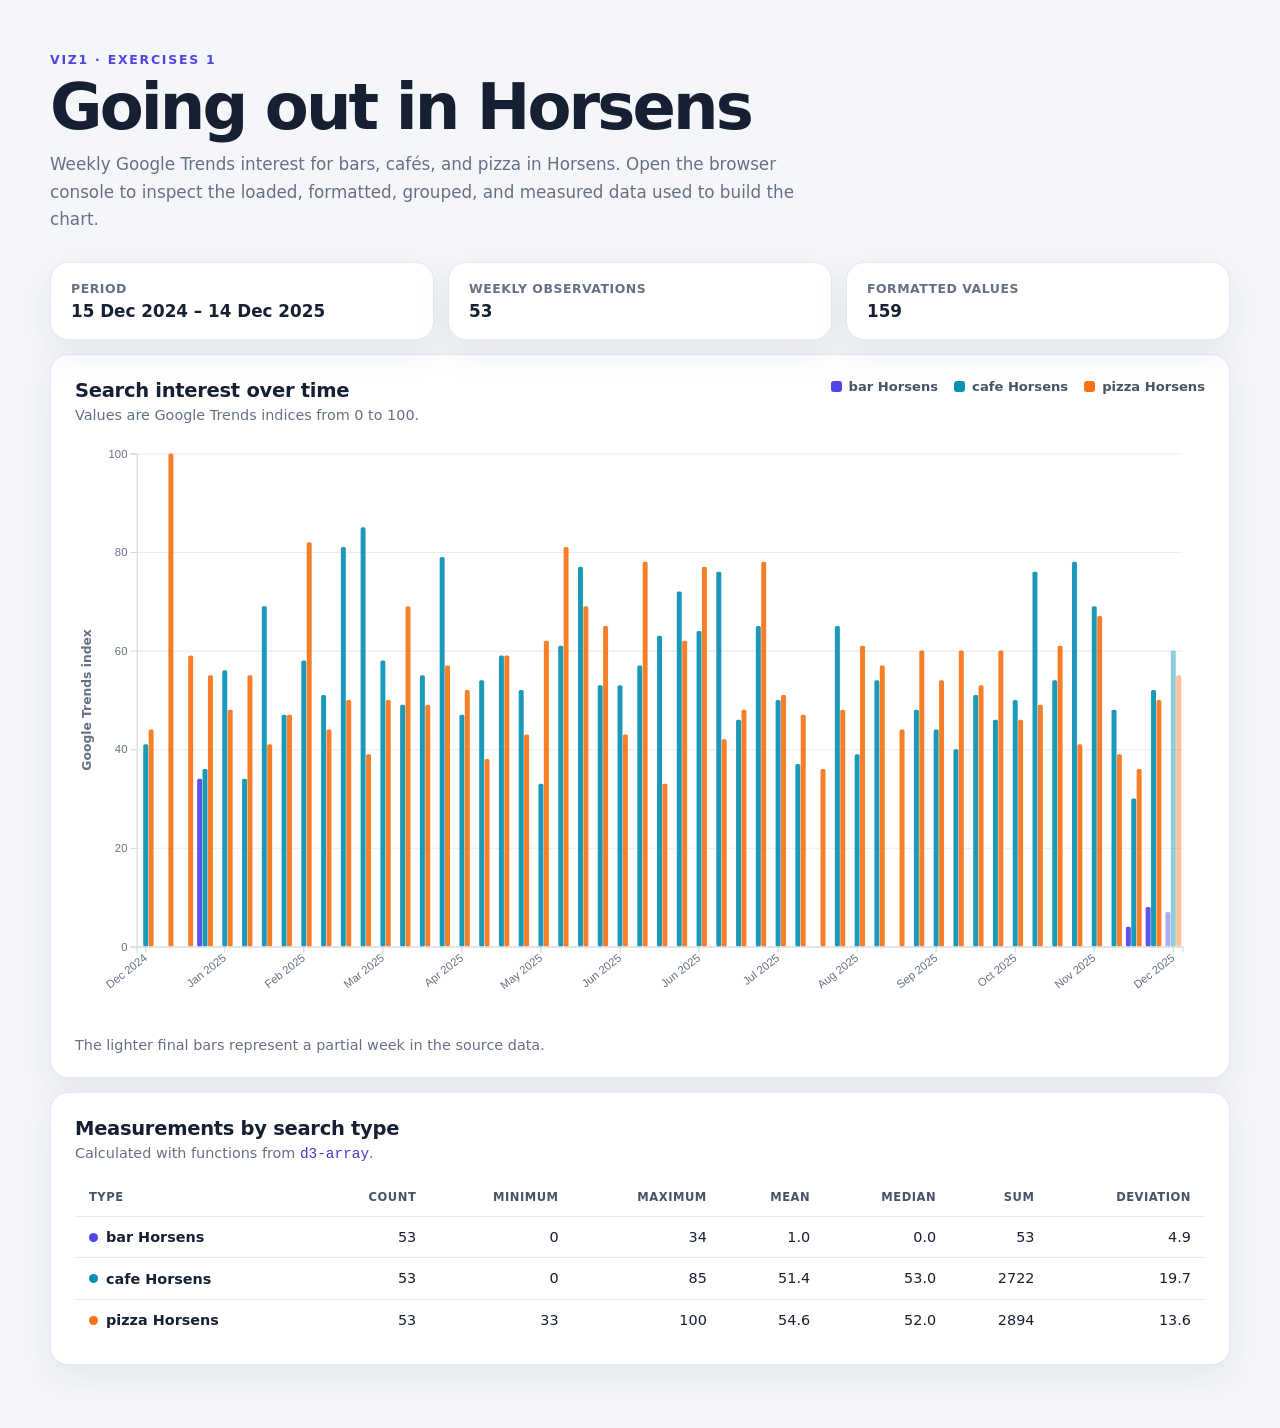
<file: Session1/Exercise1_Solution/index.html>
<!doctype html>
<html lang="en">
<head>
  <meta charset="UTF-8">
  <meta name="viewport" content="width=device-width, initial-scale=1.0">
  <title>VIZ1 Exercises 1 — Going Out in Horsens</title>

  <!-- Page styling and local JavaScript dependencies. D3 must load before main.js. -->
  <link rel="stylesheet" href="styles.css">
  <script src="vendor/d3.v7.min.js" defer></script>
  <script src="main.js" defer></script>
</head>
<body>
  <main class="page-shell">
    <!-- Introduces the dataset and tells the user where to inspect the results. -->
    <header class="hero">
      <p class="eyebrow">VIZ1 · Exercises 1</p>
      <h1>Going out in Horsens</h1>
      <p class="intro">
        Weekly Google Trends interest for bars, cafés, and pizza in Horsens.
        Open the browser console to inspect the loaded, formatted, grouped,
        and measured data used to build the chart.
      </p>
    </header>

    <!-- Exercises 1.2–1.3: populated after the JSON is loaded and formatted. -->
    <section class="summary" aria-label="Dataset summary">
      <article>
        <span class="summary-label">Period</span>
        <strong id="period">Loading…</strong>
      </article>
      <article>
        <span class="summary-label">Weekly observations</span>
        <strong id="observation-count">—</strong>
      </article>
      <article>
        <span class="summary-label">Formatted values</span>
        <strong id="value-count">—</strong>
      </article>
    </section>

    <!-- Exercise 1.5: container for the chart created through D3 data binding. -->
    <section class="chart-card">
      <div class="chart-heading">
        <div>
          <h2>Search interest over time</h2>
          <p>Values are Google Trends indices from 0 to 100.</p>
        </div>
        <div id="legend" class="legend" aria-label="Series legend"></div>
      </div>

      <div id="chart" class="chart" role="img" aria-label="Grouped bar chart of weekly search interest"></div>
      <p class="note">The lighter final bars represent a partial week in the source data.</p>
    </section>

    <!-- Exercise 1.4: table populated with measurements for each search type. -->
    <section class="measurements-card">
      <div class="chart-heading">
        <div>
          <h2>Measurements by search type</h2>
          <p>Calculated with functions from <code>d3-array</code>.</p>
        </div>
      </div>
      <div class="table-scroll">
        <table>
          <thead>
            <tr>
              <th>Type</th>
              <th>Count</th>
              <th>Minimum</th>
              <th>Maximum</th>
              <th>Mean</th>
              <th>Median</th>
              <th>Sum</th>
              <th>Deviation</th>
            </tr>
          </thead>
          <tbody id="statistics-body"></tbody>
        </table>
      </div>
    </section>

    <!-- Shown if the JSON file cannot be loaded. -->
    <p id="error-message" class="error-message" hidden></p>
  </main>

  <!-- Reusable tooltip positioned and populated by main.js. -->
  <div id="tooltip" class="tooltip" role="status" aria-live="polite"></div>
</body>
</html>
</file>
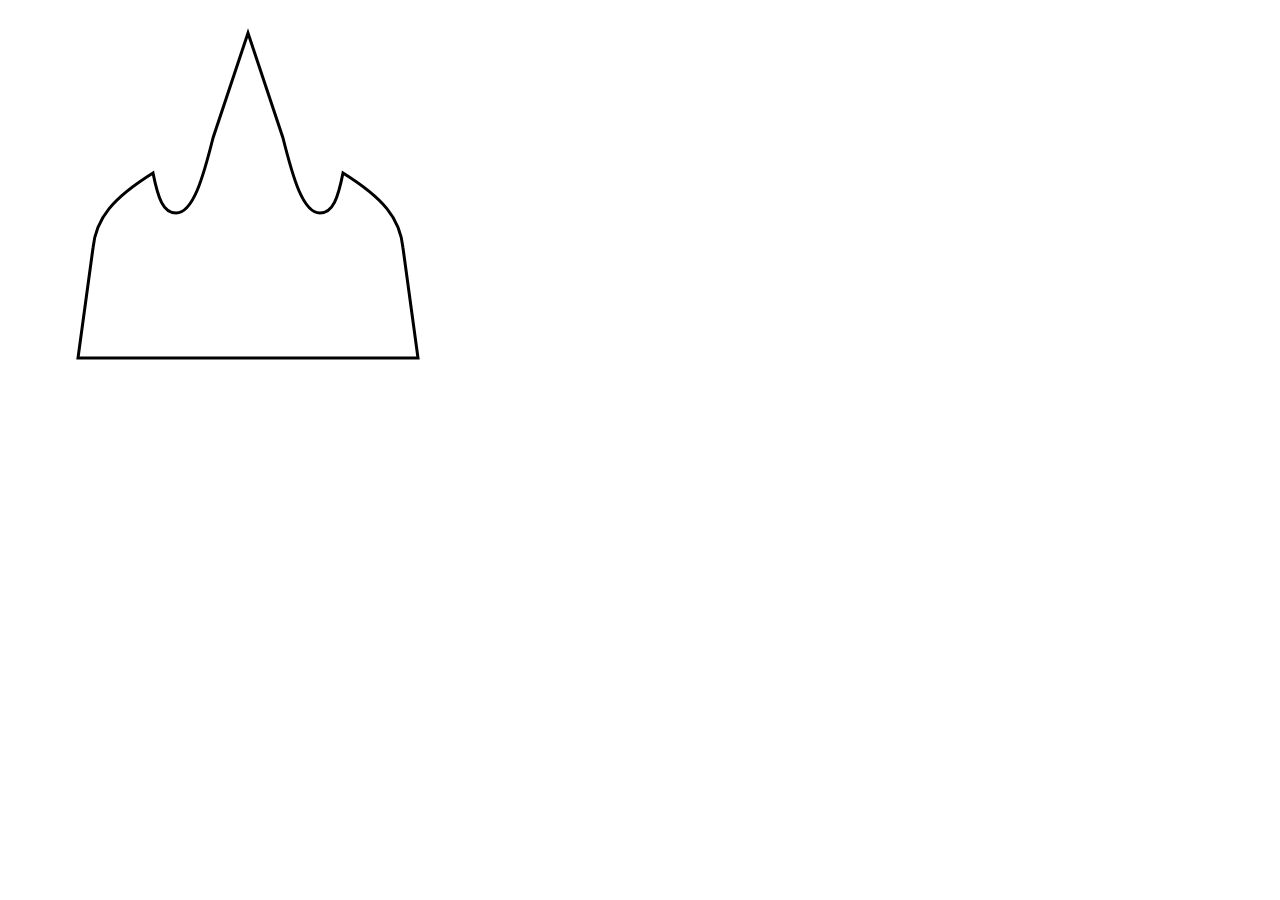
<file: Session1/BezierCurveExample.html>
<!DOCTYPE html>
<html lang="en">

<head>
    <meta charset="UTF-8">
    <title>SVG Path Exercise</title>
</head>

<body>

<svg width="500" height="400" viewBox="0 0 500 400">
    <path
        d="m 70 350
        l 15 -110
        c 3 -30, 20 -50, 60 -75
        c 5 25, 10 40, 23 40
        c 17 0, 27 -35, 37 -75
        l 35 -105
        l 35 105
        c 10 40, 20 75, 37 75
        c 13 0, 18 -15, 23 -40
        c 40 25, 57 45, 60 75
        l 15 110
        z"
        fill="none"
        stroke="black"
        stroke-width="3"
        />
</svg>

</body>
</html>
</file>
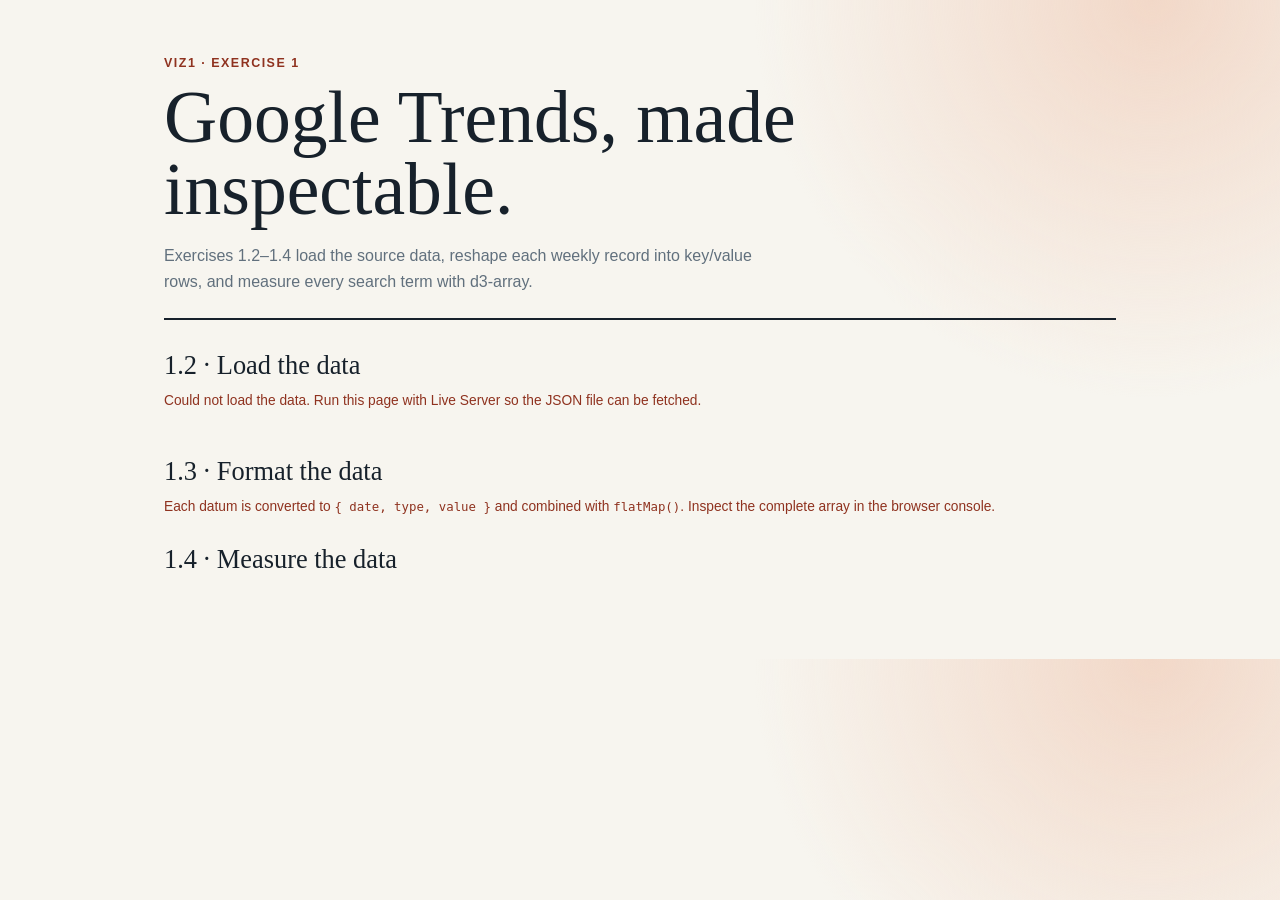
<file: Session1/Exercise1.html>
<!DOCTYPE html>
<html lang="en">
<head>
	<meta charset="UTF-8">
	<meta name="viewport" content="width=device-width, initial-scale=1.0">
	<title>VIZ1 Exercises 1.2-1.4</title>
	<style>
		:root { color-scheme: light; --ink: #17212b; --muted: #61707d; --line: #d8e0e6; --paper: #f7f5ef; --panel: #fff; --accent: #d45736; --accent-dark: #8f321f; }
		* { box-sizing: border-box; }
		body { margin: 0; color: var(--ink); background: radial-gradient(circle at 90% 0%, #f2d8c8 0, transparent 30%), var(--paper); font-family: Georgia, "Times New Roman", serif; }
		main { max-width: 1000px; margin: 0 auto; padding: 56px 24px 72px; }
		header { border-bottom: 2px solid var(--ink); padding-bottom: 24px; margin-bottom: 28px; }
		.eyebrow { color: var(--accent-dark); font: 700 .78rem/1.2 Arial, sans-serif; letter-spacing: .12em; text-transform: uppercase; }
		h1 { max-width: 650px; margin: 10px 0; font-size: clamp(2.2rem, 6vw, 4.6rem); line-height: .98; font-weight: 500; }
		header p { max-width: 620px; margin: 18px 0 0; color: var(--muted); font: 1rem/1.6 Arial, sans-serif; }
		section { margin-top: 30px; } h2 { margin: 0 0 12px; font-size: 1.65rem; font-weight: 500; }
		.status { color: var(--accent-dark); font: .86rem Arial, sans-serif; }
		.summary { display: grid; grid-template-columns: repeat(3, 1fr); gap: 12px; margin: 18px 0 30px; }
		.stat, .table-wrap { background: var(--panel); border: 1px solid var(--line); box-shadow: 0 8px 20px #24313a0d; }
		.stat { padding: 18px; } .stat-label { color: var(--muted); font: .72rem Arial, sans-serif; text-transform: uppercase; letter-spacing: .08em; }
		.stat-value { display: block; margin-top: 8px; font-size: 1.3rem; }
		.table-wrap { overflow-x: auto; } table { width: 100%; border-collapse: collapse; font: .94rem Arial, sans-serif; }
		th, td { padding: 14px 16px; border-bottom: 1px solid var(--line); text-align: left; white-space: nowrap; }
		th { color: var(--muted); background: #f2f5f5; font-size: .72rem; letter-spacing: .08em; text-transform: uppercase; }
		tr:last-child td { border-bottom: 0; } td:not(:first-child) { font-variant-numeric: tabular-nums; } code { color: var(--accent-dark); font: .9em Consolas, monospace; }
		@media (max-width: 620px) { main { padding: 36px 16px 56px; } .summary { grid-template-columns: 1fr; } th, td { padding: 12px 10px; } }
	</style>
</head>
<body>
	<main>
		<header>
			<div class="eyebrow">VIZ1 · Exercise 1</div>
			<h1>Google Trends, made inspectable.</h1>
			<p>Exercises 1.2–1.4 load the source data, reshape each weekly record into key/value rows, and measure every search term with d3-array.</p>
		</header>
		<section aria-labelledby="load-heading">
			<h2 id="load-heading">1.2 · Load the data</h2>
			<div id="load-status" class="status">Loading <code>data/going_out_in_horsens_kw.json</code>…</div>
			<div id="summary" class="summary" hidden></div>
		</section>
		<section aria-labelledby="format-heading">
			<h2 id="format-heading">1.3 · Format the data</h2>
			<div class="status">Each datum is converted to <code>{ date, type, value }</code> and combined with <code>flatMap()</code>. Inspect the complete array in the browser console.</div>
		</section>
		<section aria-labelledby="measure-heading">
			<h2 id="measure-heading">1.4 · Measure the data</h2>
			<div id="table" class="table-wrap" hidden></div>
		</section>
	</main>
	<script src="https://d3js.org/d3.v7.min.js"></script>
	<script>
		// The JSON file is inside the data folder, relative to this HTML file.
		const dataUrl = "data/going_out_in_horsens_kw.json";

		// Exercise 1.3: Convert one original record into one object per search term.
		// For example, one weekly record becomes three objects: bar, cafe and pizza.
		function formatDatum(datum, types) {
			return types.map(type => ({
				// Convert the date string from JSON into a JavaScript Date object.
				date: new Date(datum.date),
				type,
				// Make sure the Google Trends value is stored as a number.
				value: Number(datum[type])
			}));
		}

		// Format a Date object into a readable date for the page.
		function formatDate(date) { return d3.timeFormat("%d %b %Y")(date); }

		async function runExercises() {
			// Exercise 1.2: Load and parse the JSON file asynchronously with D3.
			const rawData = await d3.json(dataUrl);

			// Display the original data and its field types in the browser console.
			console.log("Exercise 1.2 - raw data:", rawData);
			console.log("Data types:", { date: typeof rawData[0].date, value: typeof rawData[0]["bar Horsens"], isPartial: typeof rawData[0].isPartial, format: "JSON array of objects" });

			// Exercise 1.3: Get only the search-term keys.
			// "date" and "isPartial" are metadata, so they are excluded.
			const types = Object.keys(rawData[0]).filter(key => key !== "date" && key !== "isPartial");

			// flatMap() formats every weekly record and combines the resulting
			// small arrays into one flat array of { date, type, value } objects.
			const formattedData = rawData.flatMap(datum => formatDatum(datum, types));
			console.log("Exercise 1.3 - formatted data:", formattedData);

			// Exercise 1.4: Create a Map whose keys are the search-term types and
			// whose values are arrays containing all records for each type.
			const groupedData = d3.group(formattedData, datum => datum.type);
			console.log("Exercise 1.4 - grouped data:", groupedData);

			// Log every group separately so its contents are easy to inspect.
			groupedData.forEach((values, type) => console.log(`Values for ${type}:`, values));

			// Turn the grouped Map into an array and calculate summary statistics
			// for every search term using functions from d3-array.
			const measurements = Array.from(groupedData, ([type, values]) => ({
				type,
				minimum: d3.min(values, datum => datum.value),
				maximum: d3.max(values, datum => datum.value),
				count: values.length,
				sum: d3.sum(values, datum => datum.value),
				mean: d3.mean(values, datum => datum.value),
				median: d3.median(values, datum => datum.value),
				firstDate: d3.min(values, datum => datum.date),
				lastDate: d3.max(values, datum => datum.date)
			}));
			console.log("Measurements by type:", measurements);

			// Find the earliest and latest dates across the complete dataset.
			console.log("Overall date range:", { first: d3.min(formattedData, datum => datum.date), last: d3.max(formattedData, datum => datum.date) });

			// Update the visible loading message with the number of loaded records.
			document.querySelector("#load-status").textContent = `Loaded ${rawData.length} weekly records and ${formattedData.length} formatted values.`;

			// Add the record counts and overall date range to the summary cards.
			const summary = document.querySelector("#summary");
			summary.innerHTML = `<div class="stat"><span class="stat-label">Records loaded</span><strong class="stat-value">${rawData.length}</strong></div><div class="stat"><span class="stat-label">Formatted values</span><strong class="stat-value">${formattedData.length}</strong></div><div class="stat"><span class="stat-label">Date range</span><strong class="stat-value">${formatDate(d3.min(formattedData, datum => datum.date))} – ${formatDate(d3.max(formattedData, datum => datum.date))}</strong></div>`;
			summary.hidden = false;

			// Build and reveal the HTML table containing the measurements.
			document.querySelector("#table").innerHTML = `<table><thead><tr><th>Type</th><th>Minimum</th><th>Maximum</th><th>Count</th><th>Mean</th><th>Median</th><th>First date</th><th>Last date</th></tr></thead><tbody>${measurements.map(measurement => `<tr><td><code>${measurement.type}</code></td><td>${measurement.minimum}</td><td>${measurement.maximum}</td><td>${measurement.count}</td><td>${measurement.mean.toFixed(1)}</td><td>${measurement.median}</td><td>${formatDate(measurement.firstDate)}</td><td>${formatDate(measurement.lastDate)}</td></tr>`).join("")}</tbody></table>`;
			document.querySelector("#table").hidden = false;
		}

		// Run the exercises. If loading fails, explain the likely cause.
		runExercises().catch(error => {
			console.error("Could not load the data:", error);
			document.querySelector("#load-status").textContent = "Could not load the data. Run this page with Live Server so the JSON file can be fetched.";
		});
	</script>
</body>
</html>
</file>
<file: Session1/Exercise1_Solution/styles.css>
:root {
  color-scheme: light;
  --ink: #172033;
  --muted: #667085;
  --line: #e4e7ec;
  --surface: #ffffff;
  --background: #f4f6fa;
  --accent: #4f46e5;
  --shadow: 0 12px 35px rgba(23, 32, 51, 0.08);
}

* {
  box-sizing: border-box;
}

body {
  margin: 0;
  min-width: 320px;
  background: var(--background);
  color: var(--ink);
  font-family: Inter, ui-sans-serif, system-ui, -apple-system, BlinkMacSystemFont, "Segoe UI", sans-serif;
}

.page-shell {
  width: min(1180px, calc(100% - 32px));
  margin: 0 auto;
  padding: 52px 0 64px;
}

.hero {
  max-width: 760px;
  margin-bottom: 28px;
}

.eyebrow {
  margin: 0 0 8px;
  color: var(--accent);
  font-size: 0.78rem;
  font-weight: 800;
  letter-spacing: 0.14em;
  text-transform: uppercase;
}

h1,
h2,
p {
  margin-top: 0;
}

h1 {
  margin-bottom: 12px;
  font-size: clamp(2.25rem, 6vw, 4rem);
  line-height: 1;
  letter-spacing: -0.045em;
}

h2 {
  margin-bottom: 5px;
  font-size: 1.22rem;
  letter-spacing: -0.015em;
}

.intro,
.chart-heading p,
.note {
  color: var(--muted);
}

.intro {
  margin-bottom: 0;
  font-size: 1.05rem;
  line-height: 1.65;
}

.summary {
  display: grid;
  grid-template-columns: repeat(3, minmax(0, 1fr));
  gap: 14px;
  margin-bottom: 14px;
}

.summary article,
.chart-card,
.measurements-card {
  border: 1px solid var(--line);
  border-radius: 18px;
  background: var(--surface);
  box-shadow: var(--shadow);
}

.summary article {
  padding: 18px 20px;
}

.summary-label {
  display: block;
  margin-bottom: 5px;
  color: var(--muted);
  font-size: 0.78rem;
  font-weight: 700;
  letter-spacing: 0.04em;
  text-transform: uppercase;
}

.summary strong {
  font-size: 1.05rem;
}

.chart-card,
.measurements-card {
  padding: 24px;
}

.measurements-card {
  margin-top: 14px;
}

.chart-heading {
  display: flex;
  align-items: flex-start;
  justify-content: space-between;
  gap: 24px;
  margin-bottom: 16px;
}

.chart-heading p,
.note {
  margin-bottom: 0;
  font-size: 0.9rem;
}

.legend {
  display: flex;
  flex-wrap: wrap;
  justify-content: flex-end;
  gap: 10px 16px;
}

.legend-item {
  display: inline-flex;
  align-items: center;
  gap: 7px;
  color: #475467;
  font-size: 0.82rem;
  font-weight: 650;
}

.legend-swatch {
  width: 11px;
  height: 11px;
  border-radius: 3px;
}

.chart {
  width: 100%;
  overflow-x: auto;
}

.chart svg {
  display: block;
  width: 100%;
  min-width: 780px;
  height: auto;
}

.axis text {
  fill: #667085;
  font-size: 11px;
}

.axis path,
.axis line {
  stroke: #d0d5dd;
}

.grid line {
  stroke: #eaecf0;
}

.grid path {
  display: none;
}

.bar {
  transition: opacity 120ms ease;
}

.bar:hover {
  opacity: 0.72;
}

.axis-label {
  fill: #667085;
  font-size: 12px;
  font-weight: 600;
}

.note {
  margin-top: 12px;
}

.table-scroll {
  overflow-x: auto;
}

table {
  width: 100%;
  border-collapse: collapse;
  font-size: 0.9rem;
}

th,
td {
  padding: 12px 14px;
  border-bottom: 1px solid var(--line);
  text-align: right;
  white-space: nowrap;
}

th {
  color: #475467;
  font-size: 0.72rem;
  letter-spacing: 0.045em;
  text-transform: uppercase;
}

th:first-child,
td:first-child {
  text-align: left;
}

tbody tr:last-child td {
  border-bottom: 0;
}

.series-name {
  display: inline-flex;
  align-items: center;
  gap: 8px;
  font-weight: 700;
}

.series-name::before {
  width: 9px;
  height: 9px;
  border-radius: 50%;
  background: var(--series-color);
  content: "";
}

.tooltip {
  position: fixed;
  z-index: 10;
  max-width: 230px;
  padding: 10px 12px;
  border: 1px solid rgba(255, 255, 255, 0.12);
  border-radius: 10px;
  background: rgba(17, 24, 39, 0.95);
  color: white;
  font-size: 0.82rem;
  line-height: 1.45;
  opacity: 0;
  pointer-events: none;
  transform: translate(10px, 10px);
  transition: opacity 100ms ease;
}

.tooltip.visible {
  opacity: 1;
}

.error-message {
  margin-top: 14px;
  padding: 14px 16px;
  border: 1px solid #fda29b;
  border-radius: 12px;
  background: #fef3f2;
  color: #b42318;
}

code {
  color: #4338ca;
  font-family: "Cascadia Code", Consolas, monospace;
}

@media (max-width: 760px) {
  .page-shell {
    padding-top: 34px;
  }

  .summary {
    grid-template-columns: 1fr;
  }

  .chart-heading {
    display: block;
  }

  .legend {
    justify-content: flex-start;
    margin-top: 16px;
  }
}
</file>
